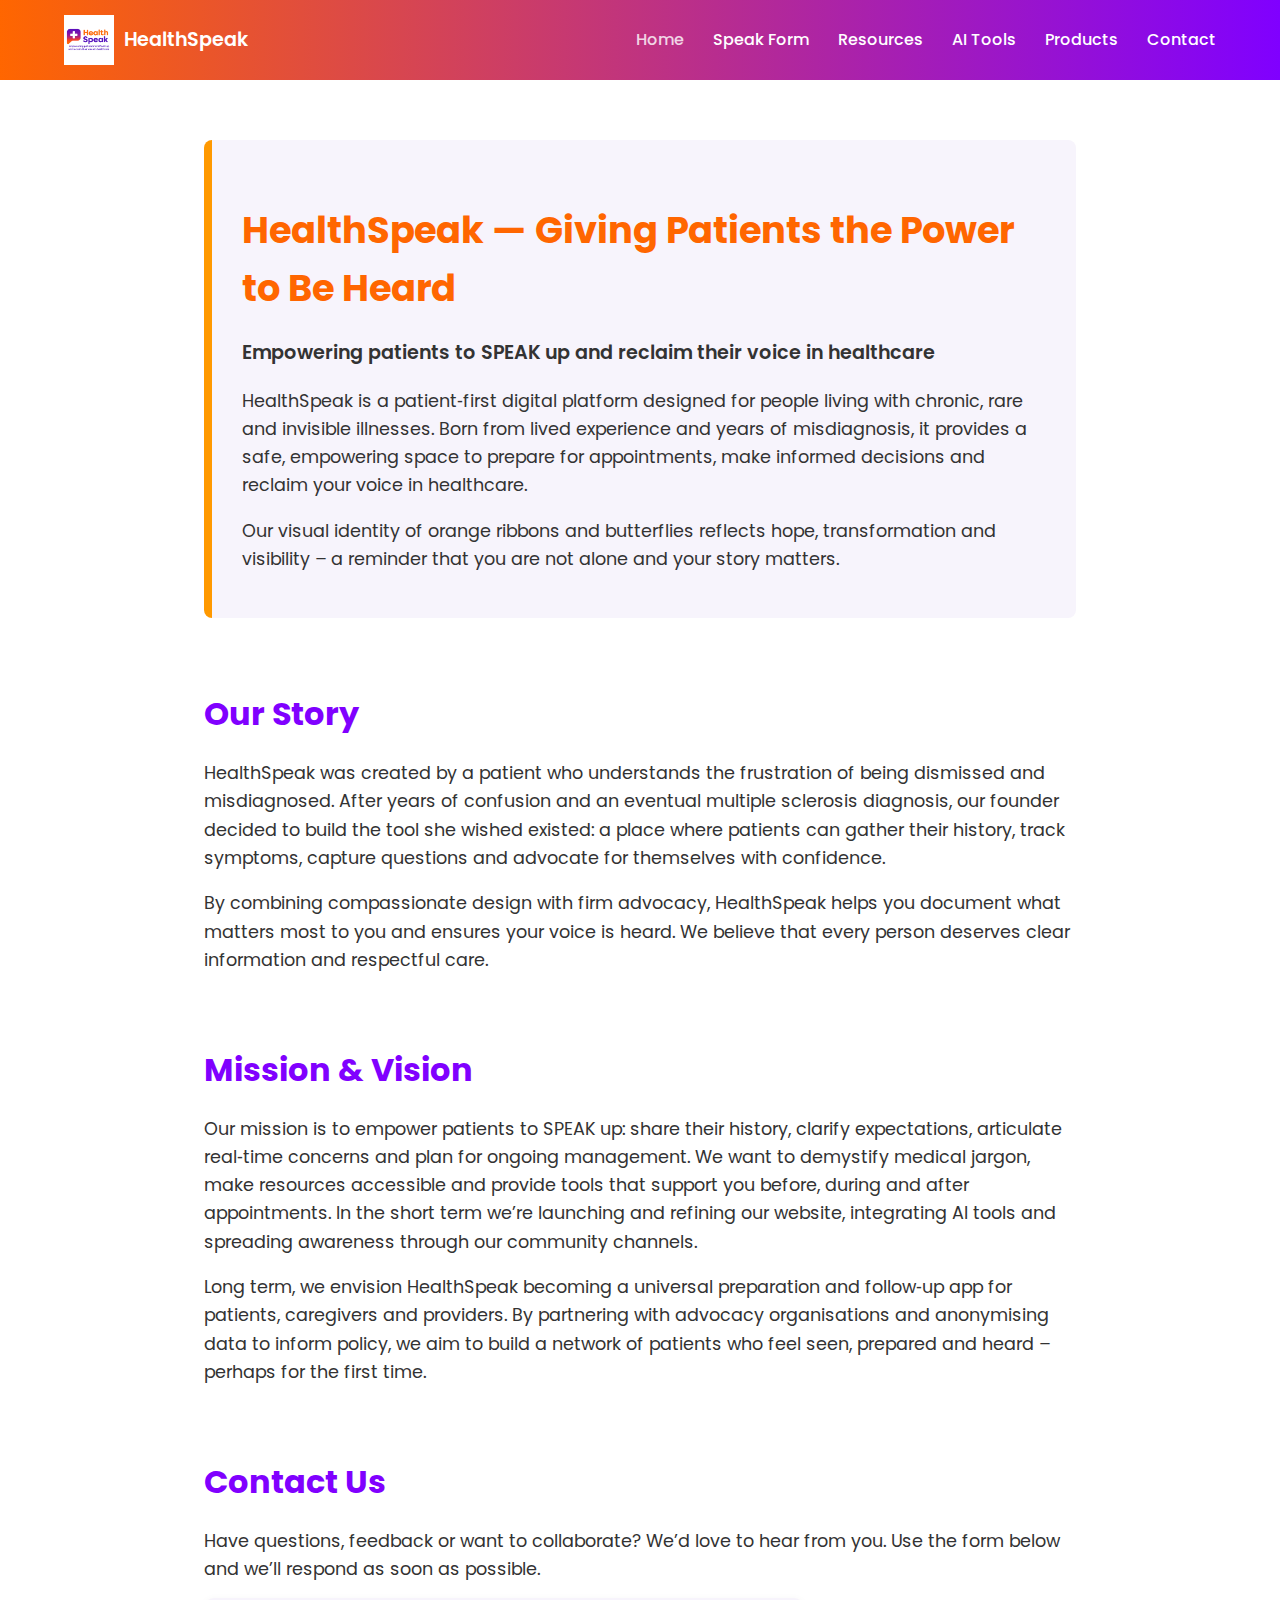
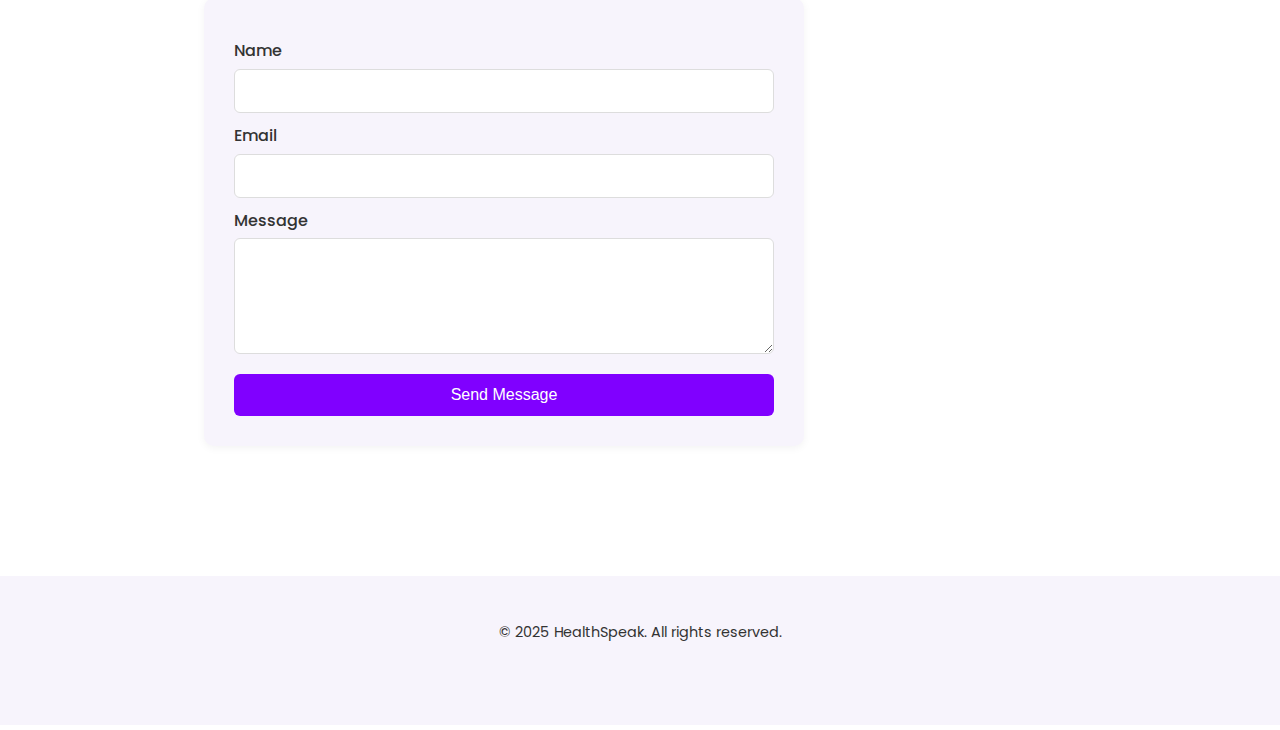
<file: index.html>
<!--
  index.html for the HealthSpeak website

  This landing page introduces HealthSpeak, a patient‑first platform created
  by someone living with chronic illness.  It outlines the mission and
  vision, invites visitors to learn more about the Speak Appointment Form,
  and provides a contact form.  Navigation links point to other pages
  such as Resources, AI Tools, Products and the Speak Appointment form.
-->
<!DOCTYPE html>
<html lang="en">
  <head>
    <meta charset="UTF-8" />
    <meta name="viewport" content="width=device-width, initial-scale=1.0" />
    <title>HealthSpeak – Patient‑first preparation and advocacy</title>
    <meta
      name="description"
      content="HealthSpeak empowers patients with chronic, rare and invisible illnesses to prepare for doctor visits, advocate for themselves and reclaim their voice."
    />
    <link rel="stylesheet" href="style.css" />
    <!-- Font Awesome for social icons -->
    <link
      rel="stylesheet"
      href="https://cdnjs.cloudflare.com/ajax/libs/font-awesome/6.4.0/css/all.min.css"
      integrity="sha512-p7Gptzvb7yDjvu8YQSjZOmhJqAmCb1l5bwEsyL5c/xaiG/nGZb/mVZLqmk2MWsL4l1pDsOKBVwzMK39KHG6T0w=="
      crossorigin="anonymous"
      referrerpolicy="no-referrer"
    />
  </head>
  <body>
    <header class="navbar">
      <div class="logo">
        <img src="assets/logo.png" alt="HealthSpeak logo" />
        <span style="font-size:1.2rem;font-weight:600;">HealthSpeak</span>
      </div>
      <nav>
        <a href="index.html" class="active">Home</a>
        <a href="speak-appointment.html">Speak Form</a>
        <a href="resources.html">Resources</a>
        <a href="ai-tools.html">AI Tools</a>
        <a href="products.html">Products</a>
        <a href="#contact">Contact</a>
      </nav>
    </header>

    <main>
      <!-- Welcome Section -->
      <section id="welcome">
        <h2>HealthSpeak — Giving Patients the Power to Be Heard</h2>
        <p style="font-weight:600;font-size:1.2rem;">
          Empowering patients to SPEAK up and reclaim their voice in
          healthcare
        </p>
        <p>
          HealthSpeak is a patient‑first digital platform designed for
          people living with chronic, rare and invisible illnesses.  Born
          from lived experience and years of misdiagnosis, it provides a
          safe, empowering space to prepare for appointments, make informed
          decisions and reclaim your voice in healthcare.
        </p>
        <p>
          Our visual identity of orange ribbons and butterflies reflects
          hope, transformation and visibility – a reminder that you are not
          alone and your story matters.
        </p>
      </section>

      <!-- About Section -->
      <section id="about">
        <h2>Our Story</h2>
        <p>
          HealthSpeak was created by a patient who understands the
          frustration of being dismissed and misdiagnosed.  After years of
          confusion and an eventual multiple sclerosis diagnosis, our
          founder decided to build the tool she wished existed: a place
          where patients can gather their history, track symptoms, capture
          questions and advocate for themselves with confidence.
        </p>
        <p>
          By combining compassionate design with firm advocacy, HealthSpeak
          helps you document what matters most to you and ensures your
          voice is heard.  We believe that every person deserves clear
          information and respectful care.
        </p>
      </section>

      <!-- Mission Section -->
      <section id="mission">
        <h2>Mission & Vision</h2>
        <p>
          Our mission is to empower patients to SPEAK up: share their
          history, clarify expectations, articulate real‑time concerns and
          plan for ongoing management.  We want to demystify medical
          jargon, make resources accessible and provide tools that support
          you before, during and after appointments.  In the short term
          we’re launching and refining our website, integrating AI tools
          and spreading awareness through our community channels.
        </p>
        <p>
          Long term, we envision HealthSpeak becoming a universal
          preparation and follow‑up app for patients, caregivers and
          providers.  By partnering with advocacy organisations and
          anonymising data to inform policy, we aim to build a network of
          patients who feel seen, prepared and heard – perhaps for the
          first time.
        </p>
      </section>

      <!-- Contact Section -->
      <section id="contact">
        <h2>Contact Us</h2>
        <p>
          Have questions, feedback or want to collaborate?  We’d love to
          hear from you.  Use the form below and we’ll respond as soon as
          possible.
        </p>
        <form class="contact-form" onsubmit="return false;">
          <label for="name">Name</label>
          <input type="text" id="name" required />
          <label for="email">Email</label>
          <input type="email" id="email" required />
          <label for="message">Message</label>
          <textarea id="message" rows="5" required></textarea>
          <button type="submit">Send Message</button>
        </form>
      </section>
    </main>

    <footer>
      <p>&copy; 2025 HealthSpeak. All rights reserved.</p>
      <div class="social-links">
        <a href="https://tiktok.com/@healthspeak" target="_blank" aria-label="TikTok"><i class="fab fa-tiktok"></i></a>
        <a href="https://youtube.com/@healthspeak" target="_blank" aria-label="YouTube"><i class="fab fa-youtube"></i></a>
        <a href="https://substack.com/@healthspeak" target="_blank" aria-label="Newsletter"><i class="fas fa-newspaper"></i></a>
      </div>
    </footer>
  </body>
</html>
</file>
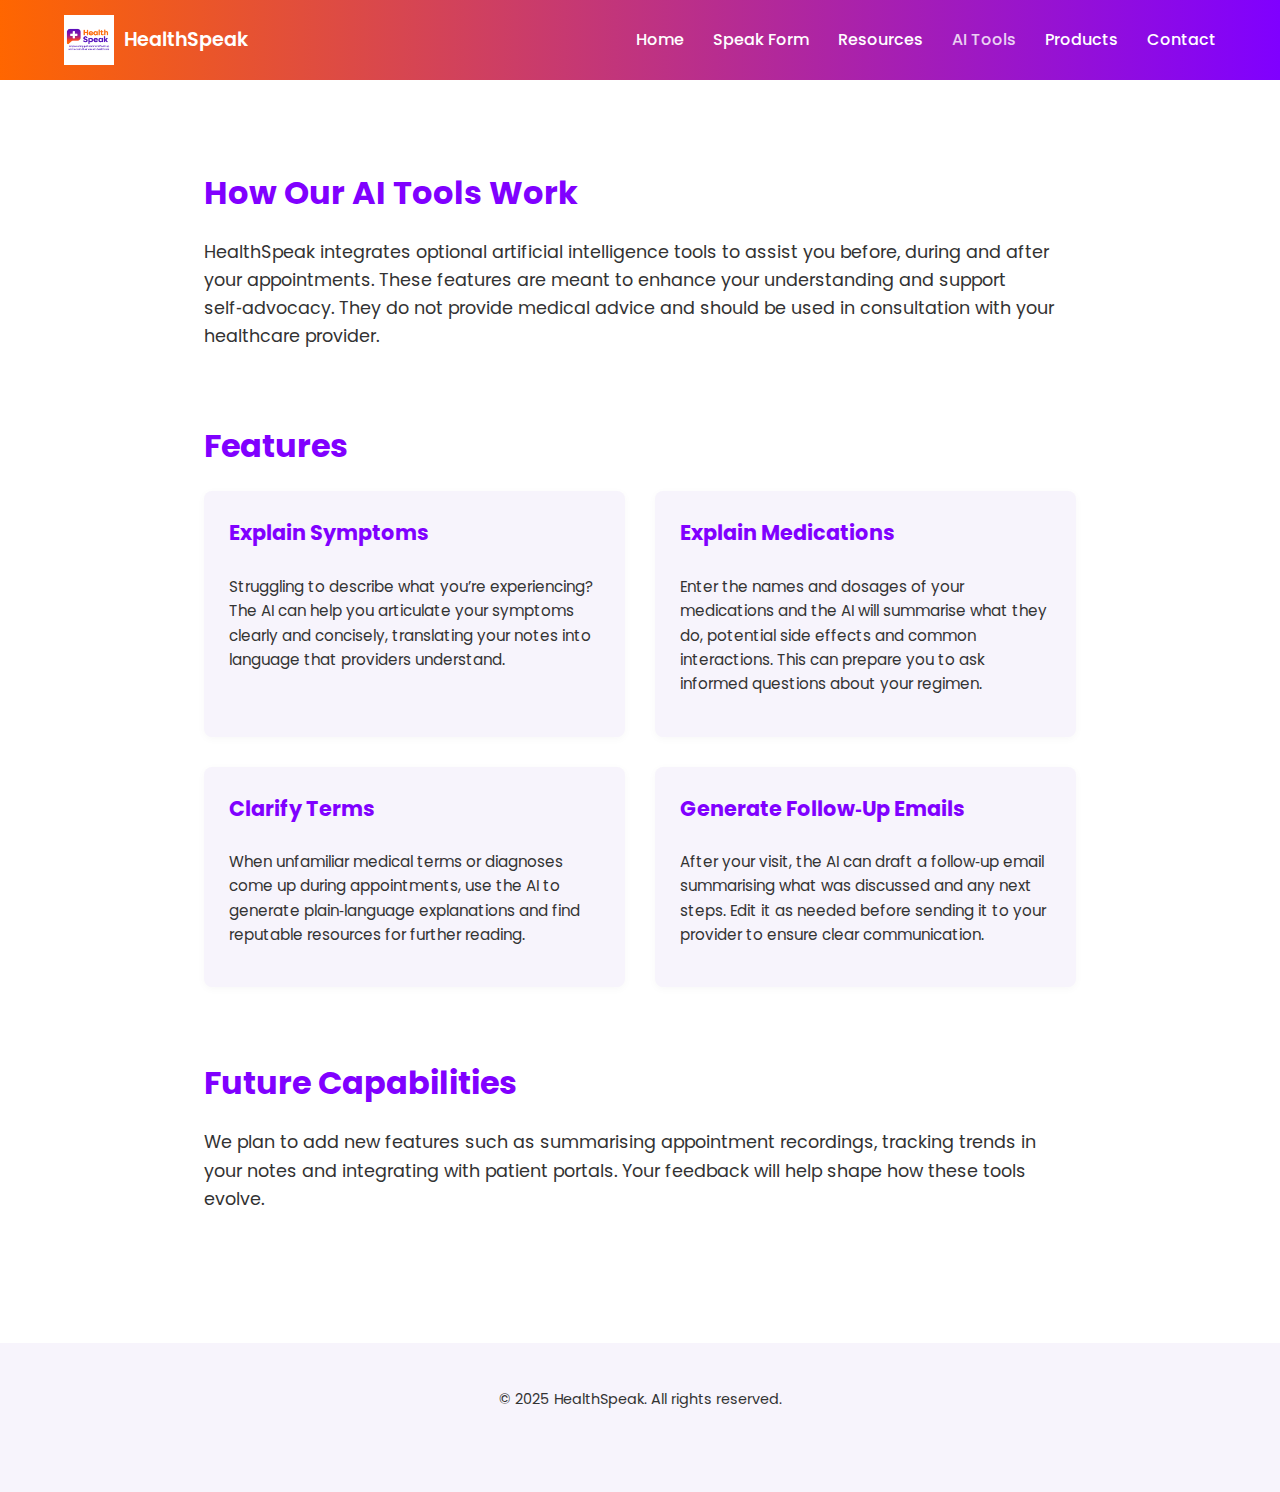
<file: ai-tools.html>
<!--
  ai-tools.html

  This page explains how artificial intelligence is used in the
  HealthSpeak Speak Appointment Form.  The tools described here are
  designed to help patients gain clarity, summarise information and
  communicate effectively.  They are optional aids and do not replace
  medical advice.
-->
<!DOCTYPE html>
<html lang="en">
  <head>
    <meta charset="UTF-8" />
    <meta name="viewport" content="width=device-width, initial-scale=1.0" />
    <title>HealthSpeak AI Tools</title>
    <link rel="stylesheet" href="style.css" />
    <link
      rel="stylesheet"
      href="https://cdnjs.cloudflare.com/ajax/libs/font-awesome/6.4.0/css/all.min.css"
      integrity="sha512-p7Gptzvb7yDjvu8YQSjZOmhJqAmCb1l5bwEsyL5c/xaiG/nGZb/mVZLqmk2MWsL4l1pDsOKBVwzMK39KHG6T0w=="
      crossorigin="anonymous"
      referrerpolicy="no-referrer"
    />
  </head>
  <body>
    <header class="navbar">
      <div class="logo">
        <img src="assets/logo.png" alt="HealthSpeak logo" />
        <span style="font-size:1.2rem;font-weight:600;">HealthSpeak</span>
      </div>
      <nav>
        <a href="index.html">Home</a>
        <a href="speak-appointment.html">Speak Form</a>
        <a href="resources.html">Resources</a>
        <a href="ai-tools.html" class="active">AI Tools</a>
        <a href="products.html">Products</a>
        <a href="index.html#contact">Contact</a>
      </nav>
    </header>

    <main>
      <section>
        <h2>How Our AI Tools Work</h2>
        <p>
          HealthSpeak integrates optional artificial intelligence tools to
          assist you before, during and after your appointments.  These
          features are meant to enhance your understanding and support
          self‑advocacy.  They do not provide medical advice and should
          be used in consultation with your healthcare provider.
        </p>
      </section>
      <section>
        <h2>Features</h2>
        <ul class="card-list">
          <li class="card">
            <h3>Explain Symptoms</h3>
            <p>
              Struggling to describe what you’re experiencing?  The AI
              can help you articulate your symptoms clearly and
              concisely, translating your notes into language that
              providers understand.
            </p>
          </li>
          <li class="card">
            <h3>Explain Medications</h3>
            <p>
              Enter the names and dosages of your medications and the AI
              will summarise what they do, potential side effects and
              common interactions.  This can prepare you to ask informed
              questions about your regimen.
            </p>
          </li>
          <li class="card">
            <h3>Clarify Terms</h3>
            <p>
              When unfamiliar medical terms or diagnoses come up during
              appointments, use the AI to generate plain‑language
              explanations and find reputable resources for further
              reading.
            </p>
          </li>
          <li class="card">
            <h3>Generate Follow‑Up Emails</h3>
            <p>
              After your visit, the AI can draft a follow‑up email
              summarising what was discussed and any next steps.  Edit it
              as needed before sending it to your provider to ensure
              clear communication.
            </p>
          </li>
        </ul>
      </section>
      <section>
        <h2>Future Capabilities</h2>
        <p>
          We plan to add new features such as summarising appointment
          recordings, tracking trends in your notes and integrating with
          patient portals.  Your feedback will help shape how these
          tools evolve.
        </p>
      </section>
    </main>
    <footer>
      <p>&copy; 2025 HealthSpeak. All rights reserved.</p>
      <div class="social-links">
        <a href="https://tiktok.com/@healthspeak" target="_blank"><i class="fab fa-tiktok"></i></a>
        <a href="https://youtube.com/@healthspeak" target="_blank"><i class="fab fa-youtube"></i></a>
        <a href="https://substack.com/@healthspeak" target="_blank"><i class="fas fa-newspaper"></i></a>
      </div>
    </footer>
  </body>
</html>
</file>
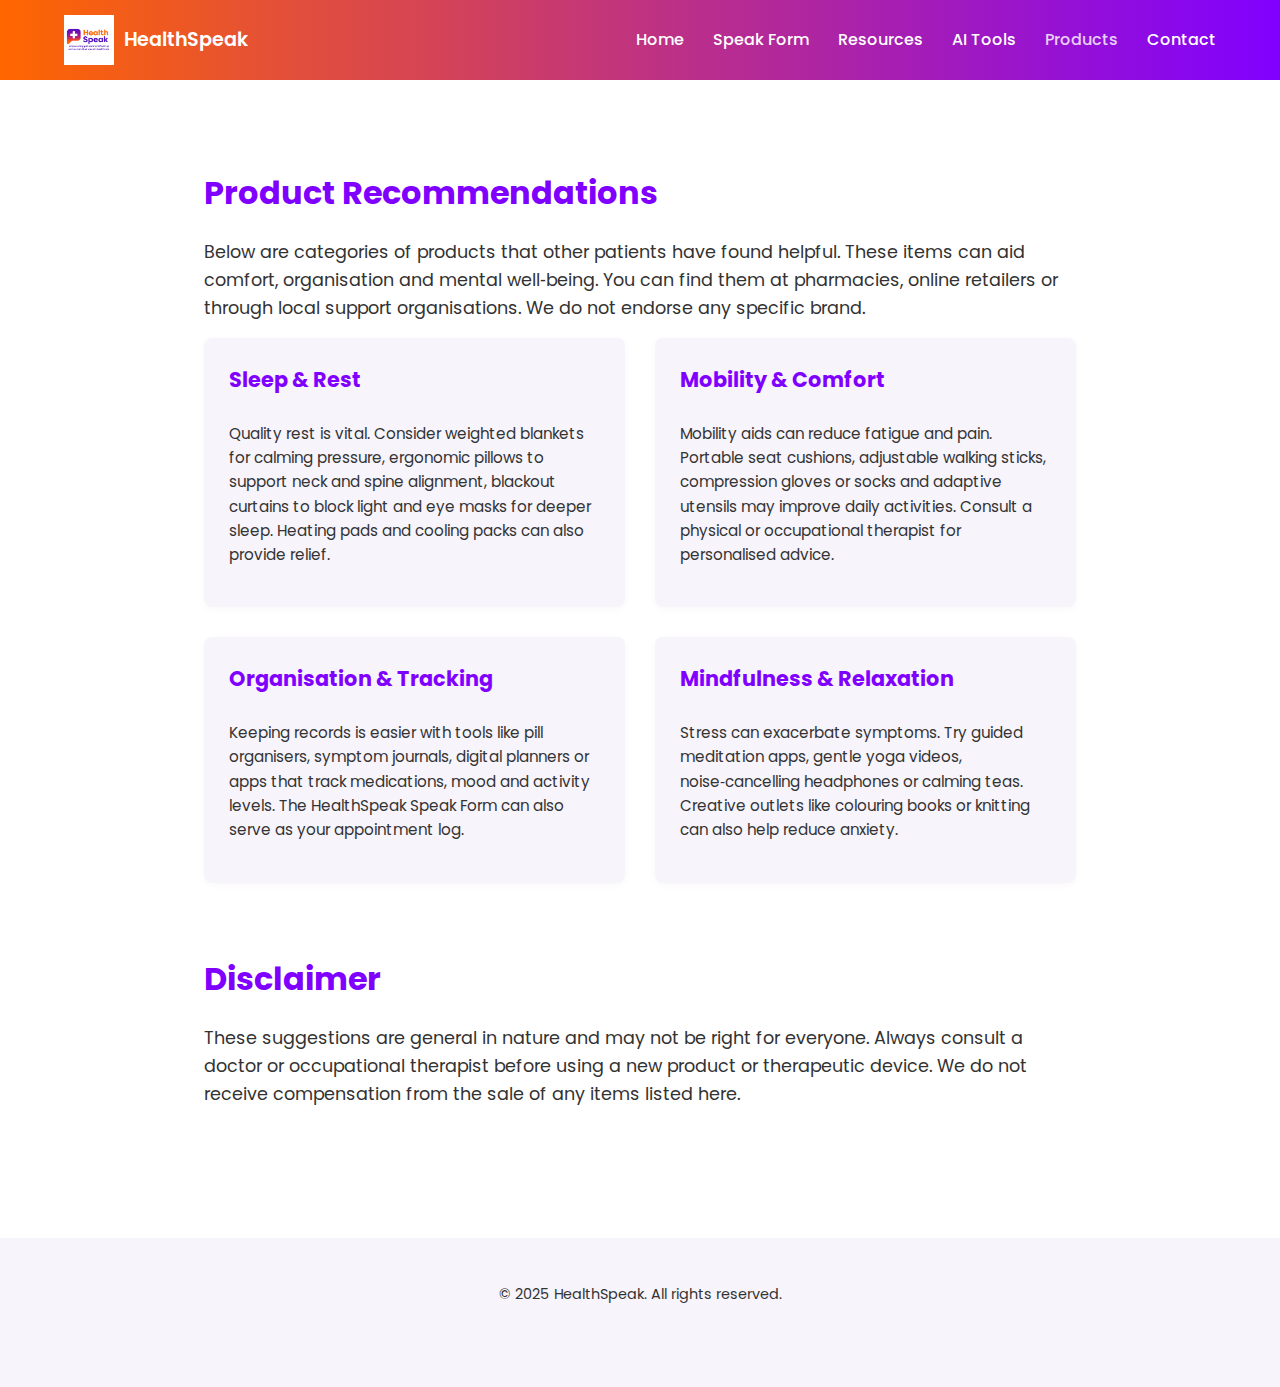
<file: products.html>
<!--
  products.html

  This page offers general product ideas that may support people living
  with chronic or invisible illnesses.  These recommendations are
  suggestions only and do not constitute medical advice.  Always
  consult with your healthcare provider before purchasing items for
  therapeutic use.
-->
<!DOCTYPE html>
<html lang="en">
  <head>
    <meta charset="UTF-8" />
    <meta name="viewport" content="width=device-width, initial-scale=1.0" />
    <title>HealthSpeak Products & Recommendations</title>
    <link rel="stylesheet" href="style.css" />
    <link
      rel="stylesheet"
      href="https://cdnjs.cloudflare.com/ajax/libs/font-awesome/6.4.0/css/all.min.css"
      integrity="sha512-p7Gptzvb7yDjvu8YQSjZOmhJqAmCb1l5bwEsyL5c/xaiG/nGZb/mVZLqmk2MWsL4l1pDsOKBVwzMK39KHG6T0w=="
      crossorigin="anonymous"
      referrerpolicy="no-referrer"
    />
  </head>
  <body>
    <header class="navbar">
      <div class="logo">
        <img src="assets/logo.png" alt="HealthSpeak logo" />
        <span style="font-size:1.2rem;font-weight:600;">HealthSpeak</span>
      </div>
      <nav>
        <a href="index.html">Home</a>
        <a href="speak-appointment.html">Speak Form</a>
        <a href="resources.html">Resources</a>
        <a href="ai-tools.html">AI Tools</a>
        <a href="products.html" class="active">Products</a>
        <a href="index.html#contact">Contact</a>
      </nav>
    </header>

    <main>
      <section>
        <h2>Product Recommendations</h2>
        <p>
          Below are categories of products that other patients have found
          helpful.  These items can aid comfort, organisation and mental
          well‑being.  You can find them at pharmacies, online
          retailers or through local support organisations.  We do not
          endorse any specific brand.
        </p>
        <ul class="card-list">
          <li class="card">
            <h3>Sleep & Rest</h3>
            <p>
              Quality rest is vital.  Consider weighted blankets for
              calming pressure, ergonomic pillows to support neck and
              spine alignment, blackout curtains to block light and eye
              masks for deeper sleep.  Heating pads and cooling packs can
              also provide relief.
            </p>
          </li>
          <li class="card">
            <h3>Mobility & Comfort</h3>
            <p>
              Mobility aids can reduce fatigue and pain.  Portable seat
              cushions, adjustable walking sticks, compression gloves or
              socks and adaptive utensils may improve daily activities.
              Consult a physical or occupational therapist for
              personalised advice.
            </p>
          </li>
          <li class="card">
            <h3>Organisation & Tracking</h3>
            <p>
              Keeping records is easier with tools like pill organisers,
              symptom journals, digital planners or apps that track
              medications, mood and activity levels.  The HealthSpeak
              Speak Form can also serve as your appointment log.
            </p>
          </li>
          <li class="card">
            <h3>Mindfulness & Relaxation</h3>
            <p>
              Stress can exacerbate symptoms.  Try guided meditation
              apps, gentle yoga videos, noise‑cancelling headphones or
              calming teas.  Creative outlets like colouring books or
              knitting can also help reduce anxiety.
            </p>
          </li>
        </ul>
      </section>
      <section>
        <h2>Disclaimer</h2>
        <p>
          These suggestions are general in nature and may not be right
          for everyone.  Always consult a doctor or occupational
          therapist before using a new product or therapeutic device.  We
          do not receive compensation from the sale of any items listed
          here.
        </p>
      </section>
    </main>
    <footer>
      <p>&copy; 2025 HealthSpeak. All rights reserved.</p>
      <div class="social-links">
        <a href="https://tiktok.com/@healthspeak" target="_blank"><i class="fab fa-tiktok"></i></a>
        <a href="https://youtube.com/@healthspeak" target="_blank"><i class="fab fa-youtube"></i></a>
        <a href="https://substack.com/@healthspeak" target="_blank"><i class="fas fa-newspaper"></i></a>
      </div>
    </footer>
  </body>
</html>
</file>
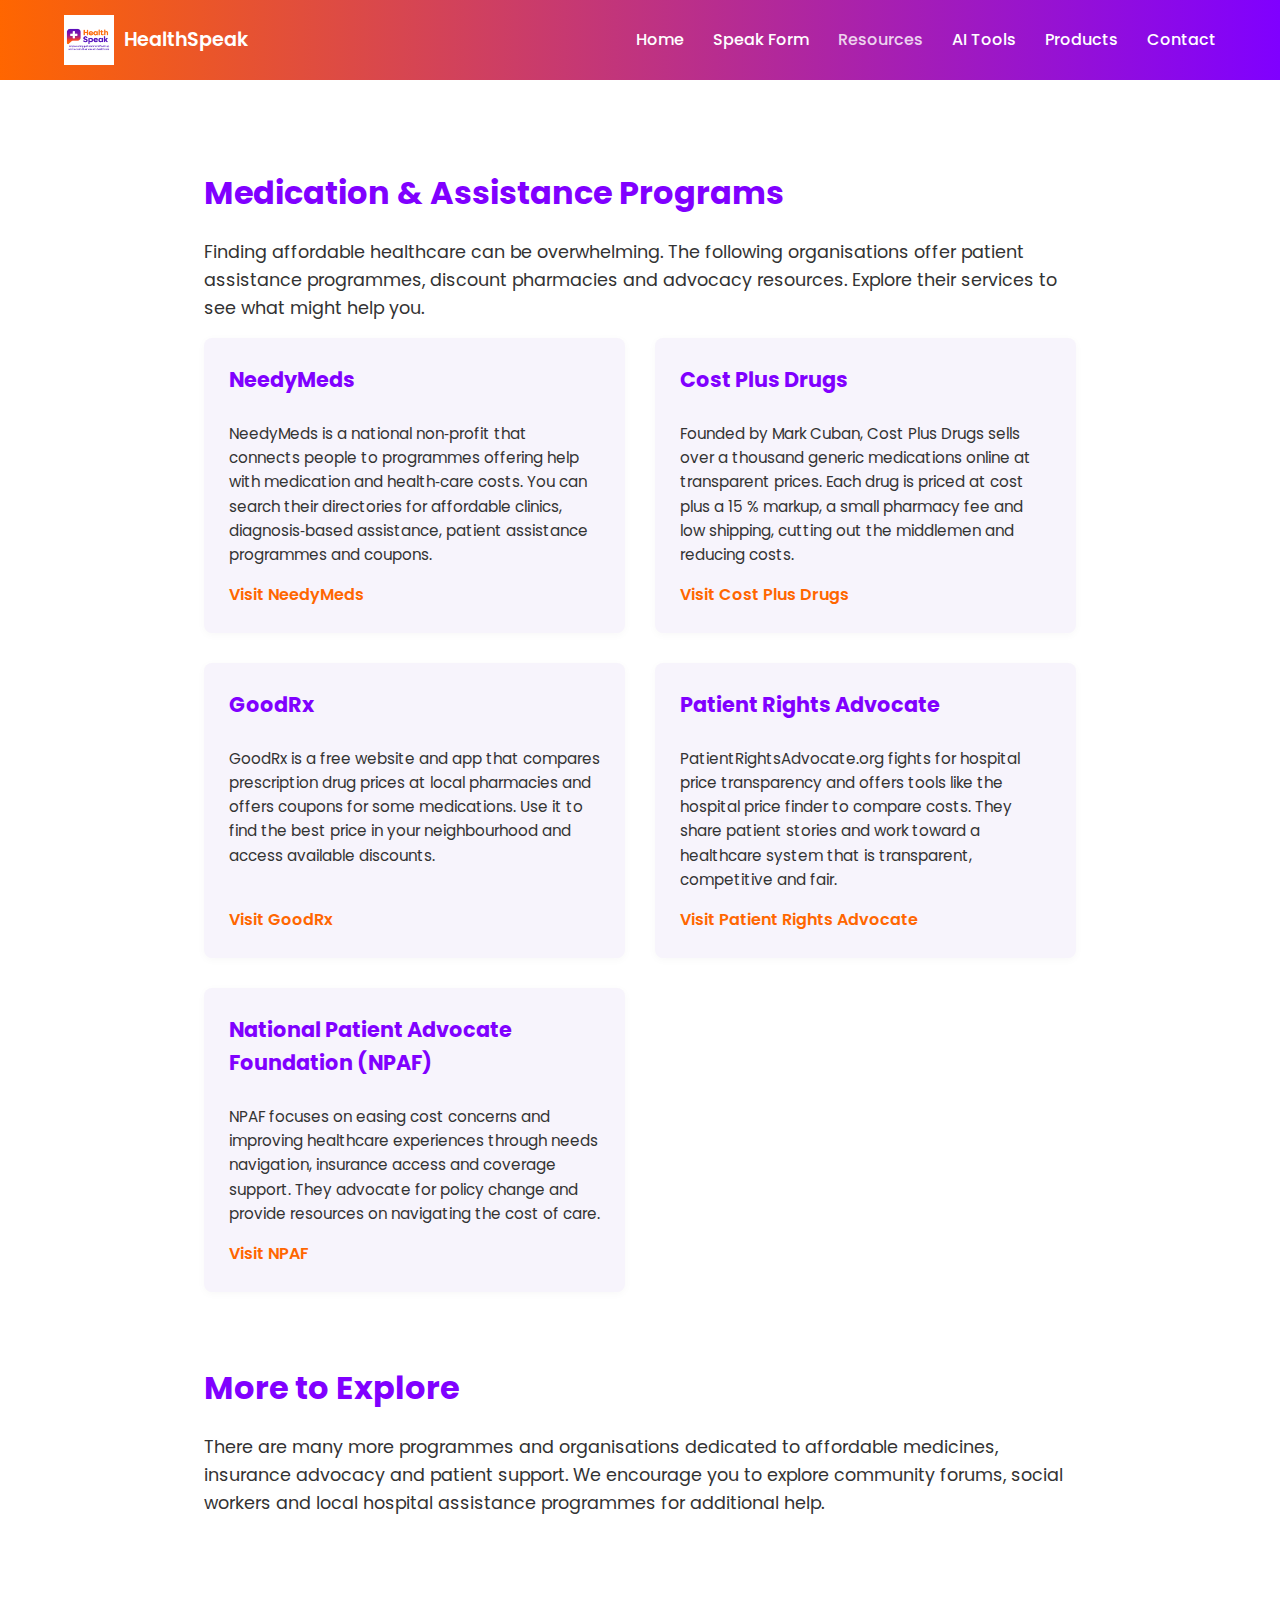
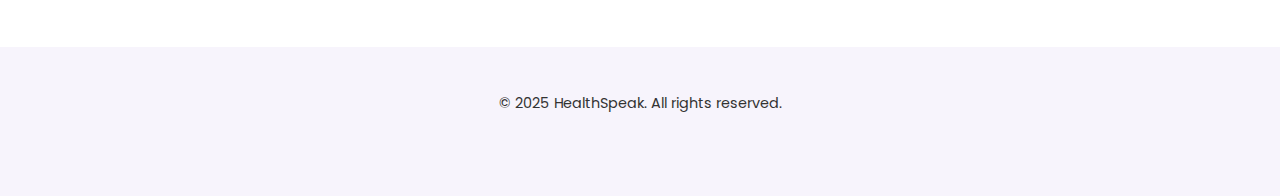
<file: resources.html>
<!--
  resources.html

  This page lists external programmes and tools that can help
  patients afford medications, understand insurance and advocate for
  themselves.  Each item includes a brief description and a link.
-->
<!DOCTYPE html>
<html lang="en">
  <head>
    <meta charset="UTF-8" />
    <meta name="viewport" content="width=device-width, initial-scale=1.0" />
    <title>HealthSpeak Resources</title>
    <link rel="stylesheet" href="style.css" />
    <link
      rel="stylesheet"
      href="https://cdnjs.cloudflare.com/ajax/libs/font-awesome/6.4.0/css/all.min.css"
      integrity="sha512-p7Gptzvb7yDjvu8YQSjZOmhJqAmCb1l5bwEsyL5c/xaiG/nGZb/mVZLqmk2MWsL4l1pDsOKBVwzMK39KHG6T0w=="
      crossorigin="anonymous"
      referrerpolicy="no-referrer"
    />
  </head>
  <body>
    <header class="navbar">
      <div class="logo">
        <img src="assets/logo.png" alt="HealthSpeak logo" />
        <span style="font-size:1.2rem;font-weight:600;">HealthSpeak</span>
      </div>
      <nav>
        <a href="index.html">Home</a>
        <a href="speak-appointment.html">Speak Form</a>
        <a href="resources.html" class="active">Resources</a>
        <a href="ai-tools.html">AI Tools</a>
        <a href="products.html">Products</a>
        <a href="index.html#contact">Contact</a>
      </nav>
    </header>

    <main>
      <section>
        <h2>Medication & Assistance Programs</h2>
        <p>
          Finding affordable healthcare can be overwhelming.  The
          following organisations offer patient assistance programmes,
          discount pharmacies and advocacy resources.  Explore their
          services to see what might help you.
        </p>
        <ul class="card-list">
          <li class="card">
            <h3>NeedyMeds</h3>
            <p>
              NeedyMeds is a national non‑profit that connects people to
              programmes offering help with medication and health‑care
              costs.  You can search their directories for affordable
              clinics, diagnosis‑based assistance, patient assistance
              programmes and coupons.
            </p>
            <a href="https://www.needymeds.org" target="_blank" rel="noopener">Visit NeedyMeds</a>
          </li>
          <li class="card">
            <h3>Cost Plus Drugs</h3>
            <p>
              Founded by Mark Cuban, Cost Plus Drugs sells over a
              thousand generic medications online at transparent prices.
              Each drug is priced at cost plus a 15&nbsp;% markup, a
              small pharmacy fee and low shipping, cutting out the
              middlemen and reducing costs.
            </p>
            <a href="https://www.costplusdrugs.com" target="_blank" rel="noopener">Visit Cost Plus Drugs</a>
          </li>
          <li class="card">
            <h3>GoodRx</h3>
            <p>
              GoodRx is a free website and app that compares prescription
              drug prices at local pharmacies and offers coupons for some
              medications.  Use it to find the best price in your
              neighbourhood and access available discounts.
            </p>
            <a href="https://www.goodrx.com" target="_blank" rel="noopener">Visit GoodRx</a>
          </li>
          <li class="card">
            <h3>Patient Rights Advocate</h3>
            <p>
              PatientRightsAdvocate.org fights for hospital price
              transparency and offers tools like the hospital price finder
              to compare costs.  They share patient stories and work
              toward a healthcare system that is transparent, competitive
              and fair.
            </p>
            <a href="https://patientrightsadvocate.org" target="_blank" rel="noopener">Visit Patient Rights Advocate</a>
          </li>
          <li class="card">
            <h3>National Patient Advocate Foundation (NPAF)</h3>
            <p>
              NPAF focuses on easing cost concerns and improving
              healthcare experiences through needs navigation, insurance
              access and coverage support.  They advocate for policy
              change and provide resources on navigating the cost of care.
            </p>
            <a href="https://npaf.org" target="_blank" rel="noopener">Visit NPAF</a>
          </li>
        </ul>
      </section>
      <section>
        <h2>More to Explore</h2>
        <p>
          There are many more programmes and organisations dedicated to
          affordable medicines, insurance advocacy and patient support.
          We encourage you to explore community forums, social workers
          and local hospital assistance programmes for additional help.
        </p>
      </section>
    </main>

    <footer>
      <p>&copy; 2025 HealthSpeak. All rights reserved.</p>
      <div class="social-links">
        <a href="https://tiktok.com/@healthspeak" target="_blank"><i class="fab fa-tiktok"></i></a>
        <a href="https://youtube.com/@healthspeak" target="_blank"><i class="fab fa-youtube"></i></a>
        <a href="https://substack.com/@healthspeak" target="_blank"><i class="fas fa-newspaper"></i></a>
      </div>
    </footer>
  </body>
</html>
</file>
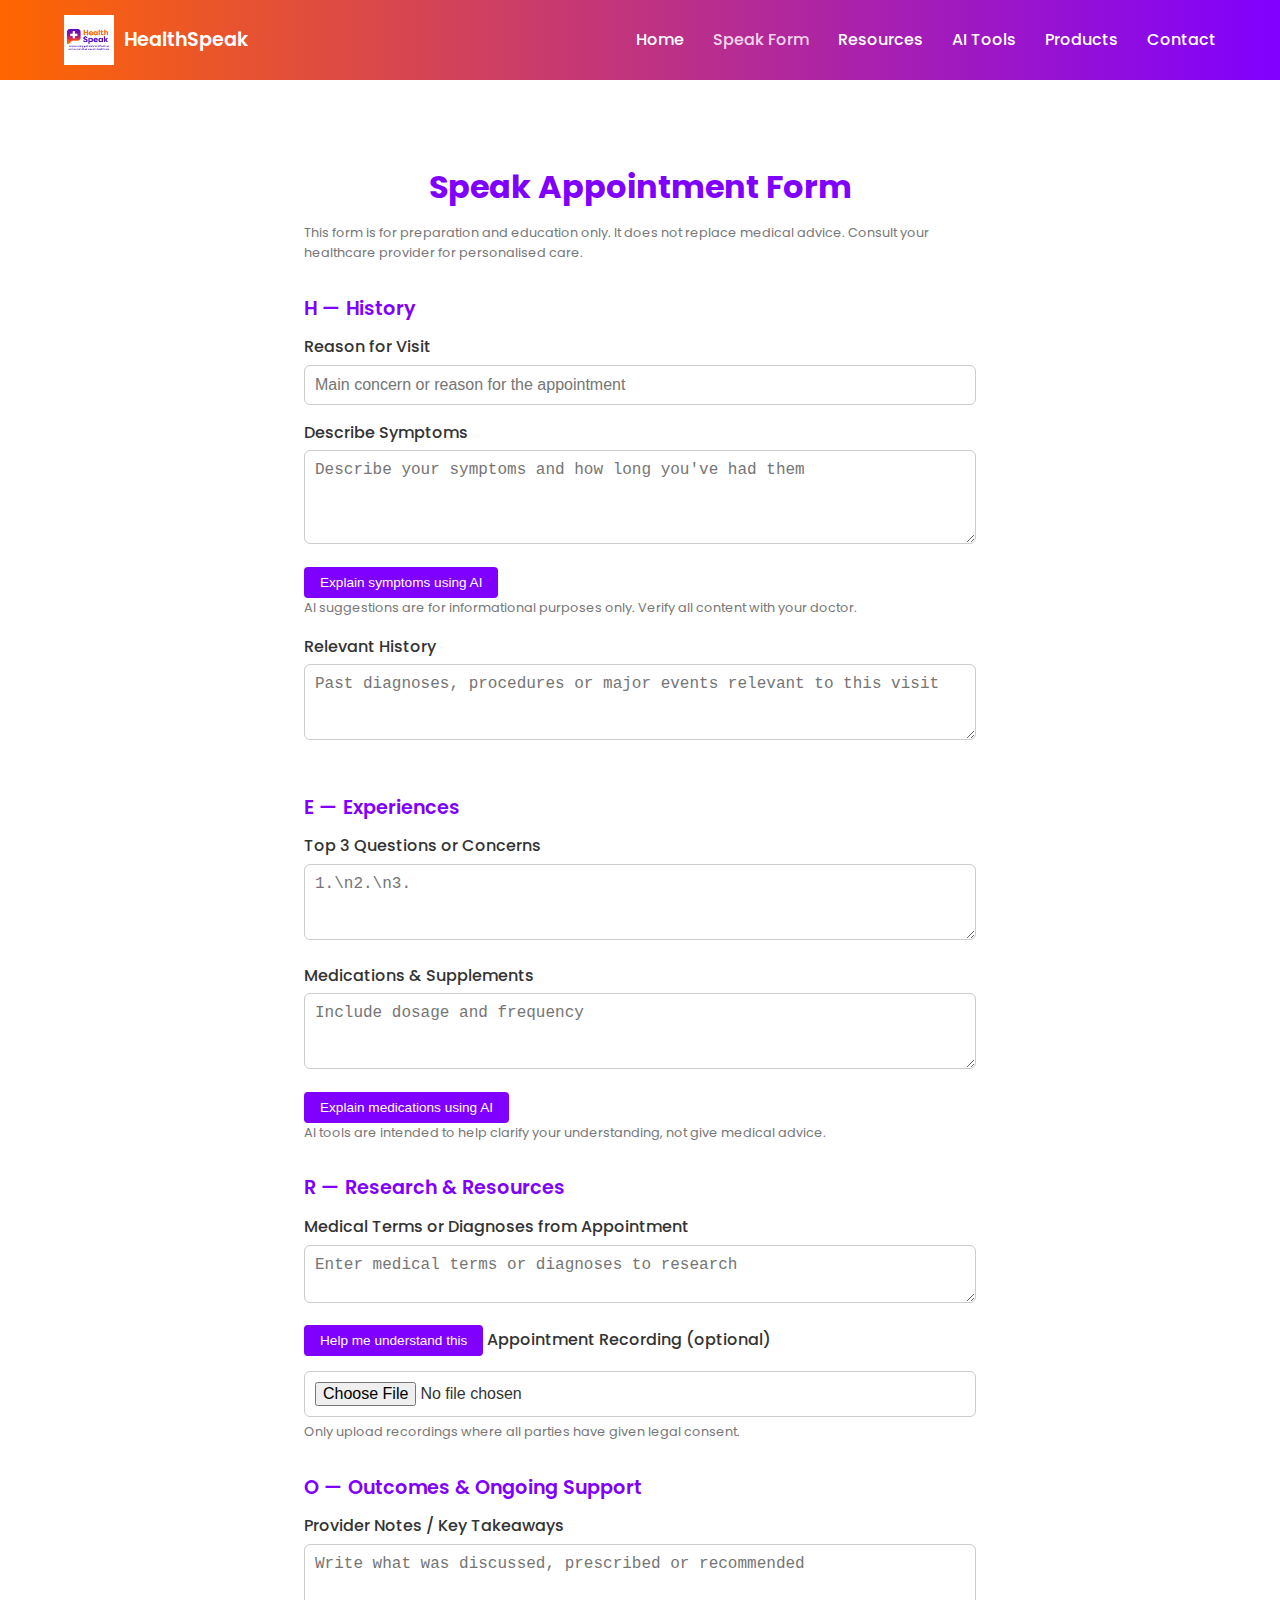
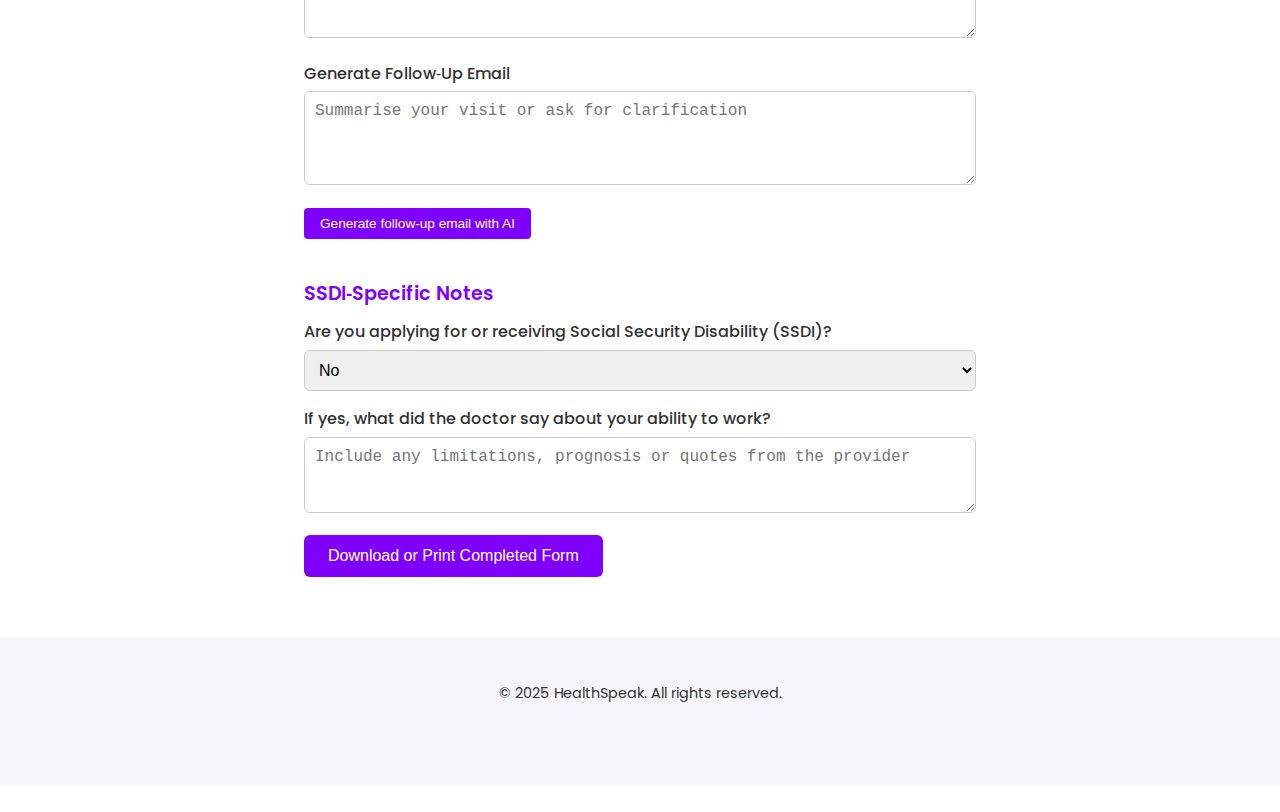
<file: speak-appointment.html>
<!--
  speak-appointment.html

  This page contains the HealthSpeak Speak Appointment Form based on the
  H‑E‑R‑O framework: History, Experiences, Research & Resources,
  Outcomes & Ongoing Support.  It allows patients to prepare for
  appointments by collecting information, notes and questions in one
  place.  AI buttons provide optional guidance but are non‑functional
  placeholders here.
-->
<!DOCTYPE html>
<html lang="en">
  <head>
    <meta charset="UTF-8" />
    <meta name="viewport" content="width=device-width, initial-scale=1.0" />
    <title>HealthSpeak – Speak Appointment Form</title>
    <link rel="stylesheet" href="style.css" />
    <link
      rel="stylesheet"
      href="https://cdnjs.cloudflare.com/ajax/libs/font-awesome/6.4.0/css/all.min.css"
      integrity="sha512-p7Gptzvb7yDjvu8YQSjZOmhJqAmCb1l5bwEsyL5c/xaiG/nGZb/mVZLqmk2MWsL4l1pDsOKBVwzMK39KHG6T0w=="
      crossorigin="anonymous"
      referrerpolicy="no-referrer"
    />
  </head>
  <body>
    <header class="navbar">
      <div class="logo">
        <img src="assets/logo.png" alt="HealthSpeak logo" />
        <span style="font-size:1.2rem;font-weight:600;">HealthSpeak</span>
      </div>
      <nav>
        <a href="index.html">Home</a>
        <a href="speak-appointment.html" class="active">Speak Form</a>
        <a href="resources.html">Resources</a>
        <a href="ai-tools.html">AI Tools</a>
        <a href="products.html">Products</a>
        <a href="index.html#contact">Contact</a>
      </nav>
    </header>

    <main class="form-page">
      <h1>Speak Appointment Form</h1>
      <p class="disclaimer">
        This form is for preparation and education only.  It does not
        replace medical advice.  Consult your healthcare provider for
        personalised care.
      </p>
      <form onsubmit="return false;">
        <!-- History -->
        <div class="section-label">H — History</div>
        <label for="reason">Reason for Visit</label>
        <input
          id="reason"
          type="text"
          placeholder="Main concern or reason for the appointment"
          required
        />
        <label for="symptoms">Describe Symptoms</label>
        <textarea
          id="symptoms"
          rows="4"
          placeholder="Describe your symptoms and how long you've had them"
        ></textarea>
        <button class="ai-button" type="button">Explain symptoms using AI</button>
        <p class="disclaimer">
          AI suggestions are for informational purposes only.  Verify all
          content with your doctor.
        </p>
        <label for="history">Relevant History</label>
        <textarea
          id="history"
          rows="3"
          placeholder="Past diagnoses, procedures or major events relevant to this visit"
        ></textarea>

        <!-- Experiences -->
        <div class="section-label">E — Experiences</div>
        <label for="questions">Top 3 Questions or Concerns</label>
        <textarea
          id="questions"
          rows="3"
          placeholder="1.\n2.\n3."
        ></textarea>
        <label for="meds">Medications & Supplements</label>
        <textarea
          id="meds"
          rows="3"
          placeholder="Include dosage and frequency"
        ></textarea>
        <button class="ai-button" type="button">Explain medications using AI</button>
        <p class="disclaimer">
          AI tools are intended to help clarify your understanding, not
          give medical advice.
        </p>

        <!-- Research & Resources -->
        <div class="section-label">R — Research & Resources</div>
        <label for="terms">Medical Terms or Diagnoses from Appointment</label>
        <textarea
          id="terms"
          rows="2"
          placeholder="Enter medical terms or diagnoses to research"
        ></textarea>
        <button class="ai-button" type="button">Help me understand this</button>
        <label for="recording">Appointment Recording (optional)</label>
        <input id="recording" type="file" accept="audio/*,video/*" />
        <p class="disclaimer">
          Only upload recordings where all parties have given legal consent.
        </p>

        <!-- Outcomes & Ongoing Support -->
        <div class="section-label">O — Outcomes & Ongoing Support</div>
        <label for="notes">Provider Notes / Key Takeaways</label>
        <textarea
          id="notes"
          rows="4"
          placeholder="Write what was discussed, prescribed or recommended"
        ></textarea>
        <label for="followup">Generate Follow‑Up Email</label>
        <textarea
          id="followup"
          rows="4"
          placeholder="Summarise your visit or ask for clarification"
        ></textarea>
        <button class="ai-button" type="button">Generate follow‑up email with AI</button>

        <!-- SSDI Specific -->
        <div class="section-label">SSDI‑Specific Notes</div>
        <label for="ssdi">Are you applying for or receiving Social Security Disability (SSDI)?</label>
        <select id="ssdi">
          <option value="no">No</option>
          <option value="yes">Yes</option>
        </select>
        <label for="limitations">If yes, what did the doctor say about your ability to work?</label>
        <textarea
          id="limitations"
          rows="3"
          placeholder="Include any limitations, prognosis or quotes from the provider"
        ></textarea>
        <button type="submit">Download or Print Completed Form</button>
      </form>
    </main>
    <footer>
      <p>&copy; 2025 HealthSpeak. All rights reserved.</p>
      <div class="social-links">
        <a href="https://tiktok.com/@healthspeak" target="_blank"><i class="fab fa-tiktok"></i></a>
        <a href="https://youtube.com/@healthspeak" target="_blank"><i class="fab fa-youtube"></i></a>
        <a href="https://substack.com/@healthspeak" target="_blank"><i class="fas fa-newspaper"></i></a>
      </div>
    </footer>
  </body>
</html>
</file>
<file: style.css>
/*
 * Global stylesheet for the HealthSpeak website
 *
 * This CSS defines colours, typography and layouts for the
 * navigation bar, sections, contact form, cards and footer.  It
 * emphasises the purple and orange palette drawn from our logo and
 * ensures the site remains responsive across devices.
 */

@import url('https://fonts.googleapis.com/css2?family=Poppins:wght@400;500;600;700&display=swap');

:root {
  --primary-color: #8000ff; /* purple */
  --secondary-color: #ff6600; /* orange */
  --accent-color: #ff9900; /* lighter orange */
  --bg-color: #ffffff;
  --text-color: #333333;
  --light-gray: #f7f4fc;
}

* {
  box-sizing: border-box;
}

body {
  margin: 0;
  font-family: 'Poppins', sans-serif;
  color: var(--text-color);
  background-color: var(--bg-color);
  line-height: 1.6;
}

a {
  color: inherit;
  text-decoration: none;
}

/* Header and navigation */
.navbar {
  display: flex;
  justify-content: space-between;
  align-items: center;
  padding: 15px 5%;
  background: linear-gradient(90deg, var(--secondary-color), var(--primary-color));
  color: #fff;
  position: sticky;
  top: 0;
  z-index: 10;
}
.navbar .logo {
  display: flex;
  align-items: center;
}
.navbar .logo img {
  height: 50px;
  margin-right: 10px;
}
.navbar nav a {
  margin-left: 25px;
  font-weight: 500;
  color: #fff;
  transition: opacity 0.3s ease;
}
.navbar nav a:hover,
.navbar nav a.active {
  opacity: 0.8;
}

/* Main content wrapper */
main {
  padding: 60px 5%;
  max-width: 1000px;
  margin: 0 auto;
}

section {
  margin-bottom: 70px;
}

section h2 {
  font-size: 2rem;
  margin-bottom: 20px;
  color: var(--primary-color);
}
section p {
  font-size: 1.1rem;
  margin-bottom: 15px;
}

/* Welcome banner */
#welcome {
  background-color: var(--light-gray);
  border-left: 8px solid var(--accent-color);
  padding: 30px;
  border-radius: 8px;
}
#welcome h2 {
  font-size: 2.3rem;
  color: var(--secondary-color);
}

/* Contact form */
.contact-form {
  display: flex;
  flex-direction: column;
  max-width: 600px;
  background-color: var(--light-gray);
  padding: 30px;
  border-radius: 10px;
  box-shadow: 0 2px 8px rgba(0, 0, 0, 0.05);
}
.contact-form label {
  margin-top: 10px;
  margin-bottom: 5px;
  font-weight: 500;
}
.contact-form input,
.contact-form textarea {
  padding: 12px;
  border: 1px solid #ddd;
  border-radius: 6px;
  font-size: 1rem;
  resize: vertical;
}
.contact-form button {
  margin-top: 20px;
  background-color: var(--primary-color);
  color: #fff;
  border: none;
  padding: 12px;
  font-size: 1rem;
  border-radius: 6px;
  cursor: pointer;
  transition: background-color 0.3s ease;
}
.contact-form button:hover {
  background-color: var(--secondary-color);
}

/* Card lists for resources and products */
.card-list {
  list-style: none;
  padding: 0;
  display: grid;
  grid-template-columns: repeat(auto-fit, minmax(280px, 1fr));
  gap: 30px;
}
.card {
  background-color: var(--light-gray);
  padding: 25px;
  border-radius: 8px;
  box-shadow: 0 2px 8px rgba(0, 0, 0, 0.03);
  display: flex;
  flex-direction: column;
}
.card h3 {
  margin-top: 0;
  margin-bottom: 10px;
  font-size: 1.3rem;
  color: var(--primary-color);
}
.card p {
  flex-grow: 1;
  font-size: 0.95rem;
  margin-bottom: 15px;
}
.card a {
  color: var(--secondary-color);
  font-weight: 600;
}

/* Footer */
footer {
  text-align: center;
  padding: 40px 5%;
  background-color: var(--light-gray);
  font-size: 0.9rem;
  color: var(--text-color);
}
footer p {
  margin: 5px 0;
}
footer .social-links a {
  margin: 0 10px;
  color: var(--primary-color);
  font-size: 1.4rem;
  transition: color 0.3s ease;
}
footer .social-links a:hover {
  color: var(--secondary-color);
}

/* Form page (Speak Appointment) */
.form-page {
  max-width: 800px;
  margin: 0 auto;
}
.form-page h1 {
  color: var(--primary-color);
  font-size: 2rem;
  margin-bottom: 20px;
  text-align: center;
}
.form-page .section-label {
  font-weight: 600;
  color: var(--primary-color);
  margin-top: 30px;
  margin-bottom: 10px;
  font-size: 1.2rem;
}
.form-page label {
  font-weight: 500;
}
.form-page input,
.form-page textarea,
.form-page select {
  width: 100%;
  padding: 10px;
  border: 1px solid #ccc;
  border-radius: 6px;
  margin-top: 5px;
  margin-bottom: 15px;
  font-size: 1rem;
}
.form-page .ai-button {
  background-color: var(--primary-color);
  color: #fff;
  border: none;
  padding: 8px 16px;
  border-radius: 4px;
  font-size: 0.85rem;
  cursor: pointer;
  margin-bottom: 10px;
  transition: background-color 0.3s ease;
}
.form-page .ai-button:hover {
  background-color: var(--secondary-color);
}
.form-page .disclaimer {
  font-size: 0.8rem;
  color: #777;
  margin-top: -10px;
  margin-bottom: 15px;
}
.form-page button[type="submit"] {
  display: inline-block;
  background-color: var(--primary-color);
  color: #fff;
  border: none;
  padding: 12px 24px;
  font-size: 1rem;
  border-radius: 6px;
  cursor: pointer;
  transition: background-color 0.3s ease;
}
.form-page button[type="submit"]:hover {
  background-color: var(--secondary-color);
}

/* Responsive tweaks */
@media (max-width: 768px) {
  .navbar nav a {
    margin-left: 15px;
    font-size: 0.9rem;
  }
  section h2 {
    font-size: 1.7rem;
  }
  #welcome h2 {
    font-size: 2rem;
  }
}
</file>
